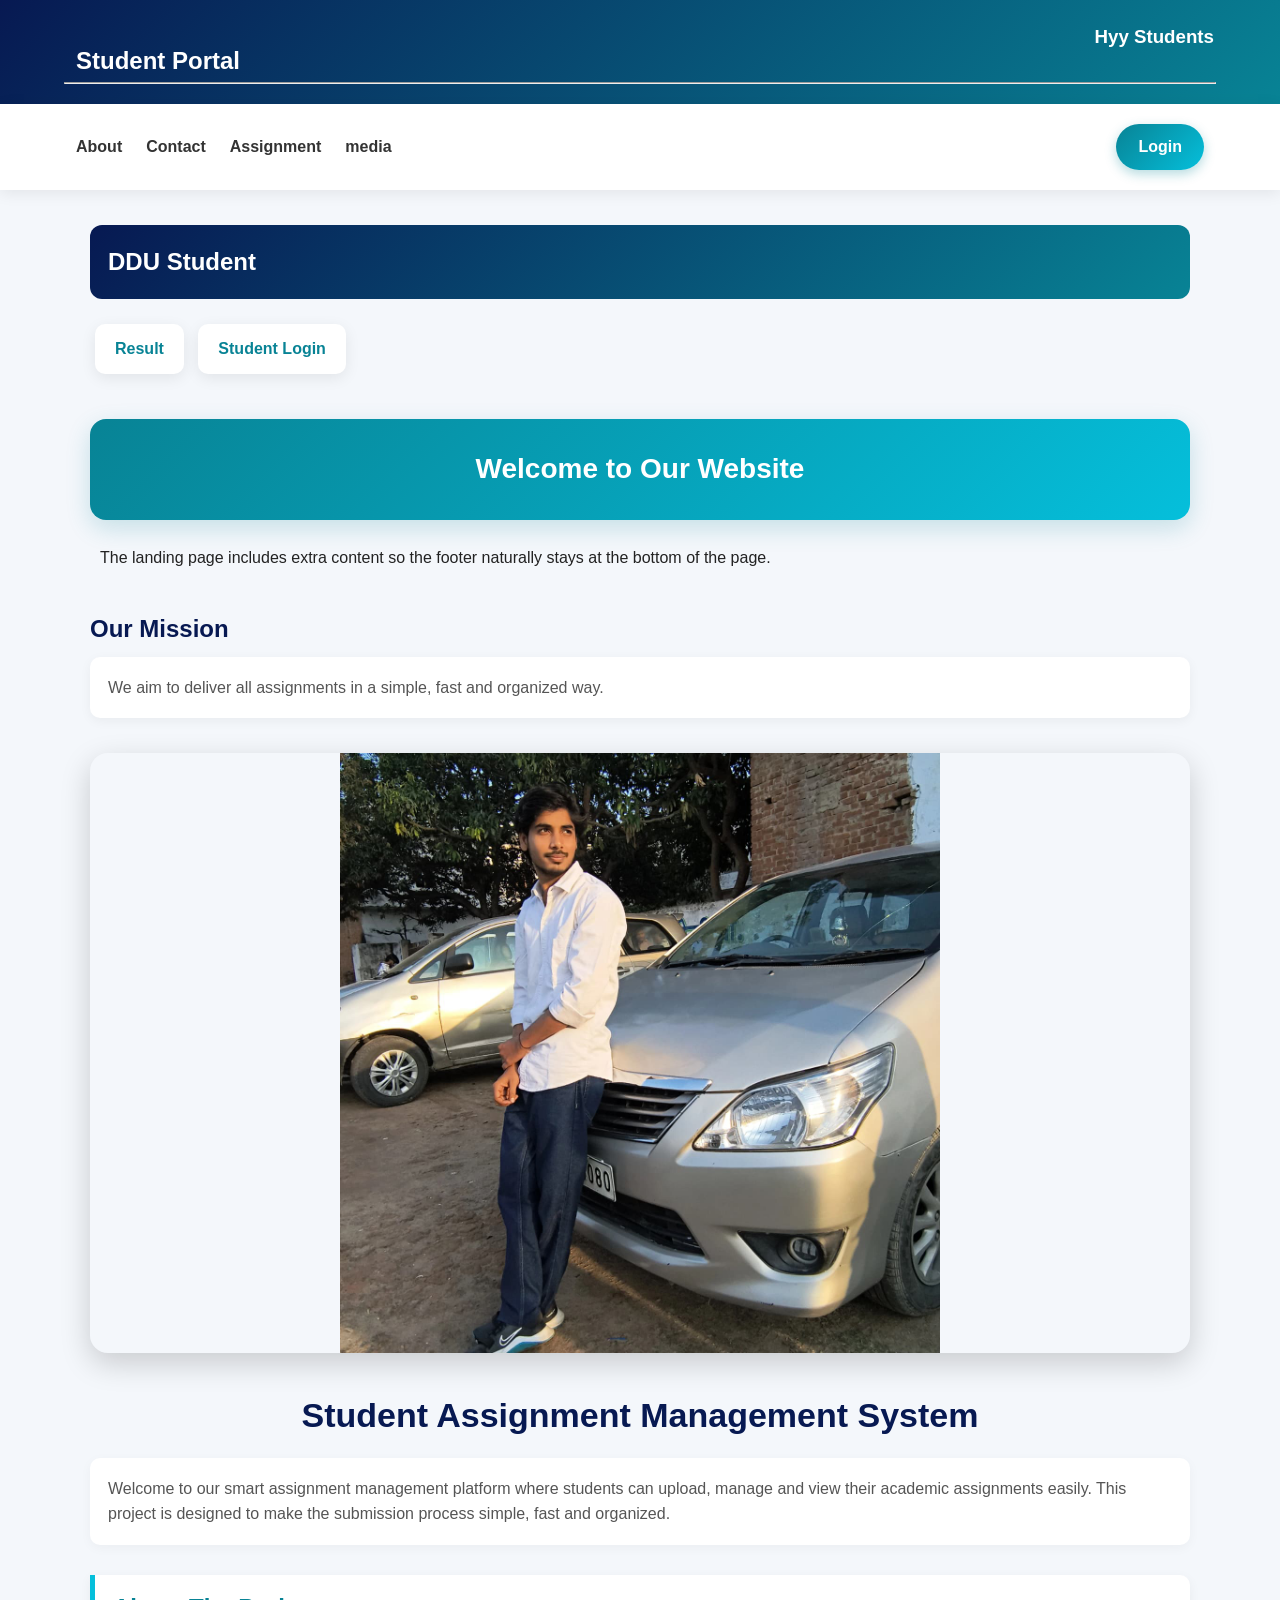
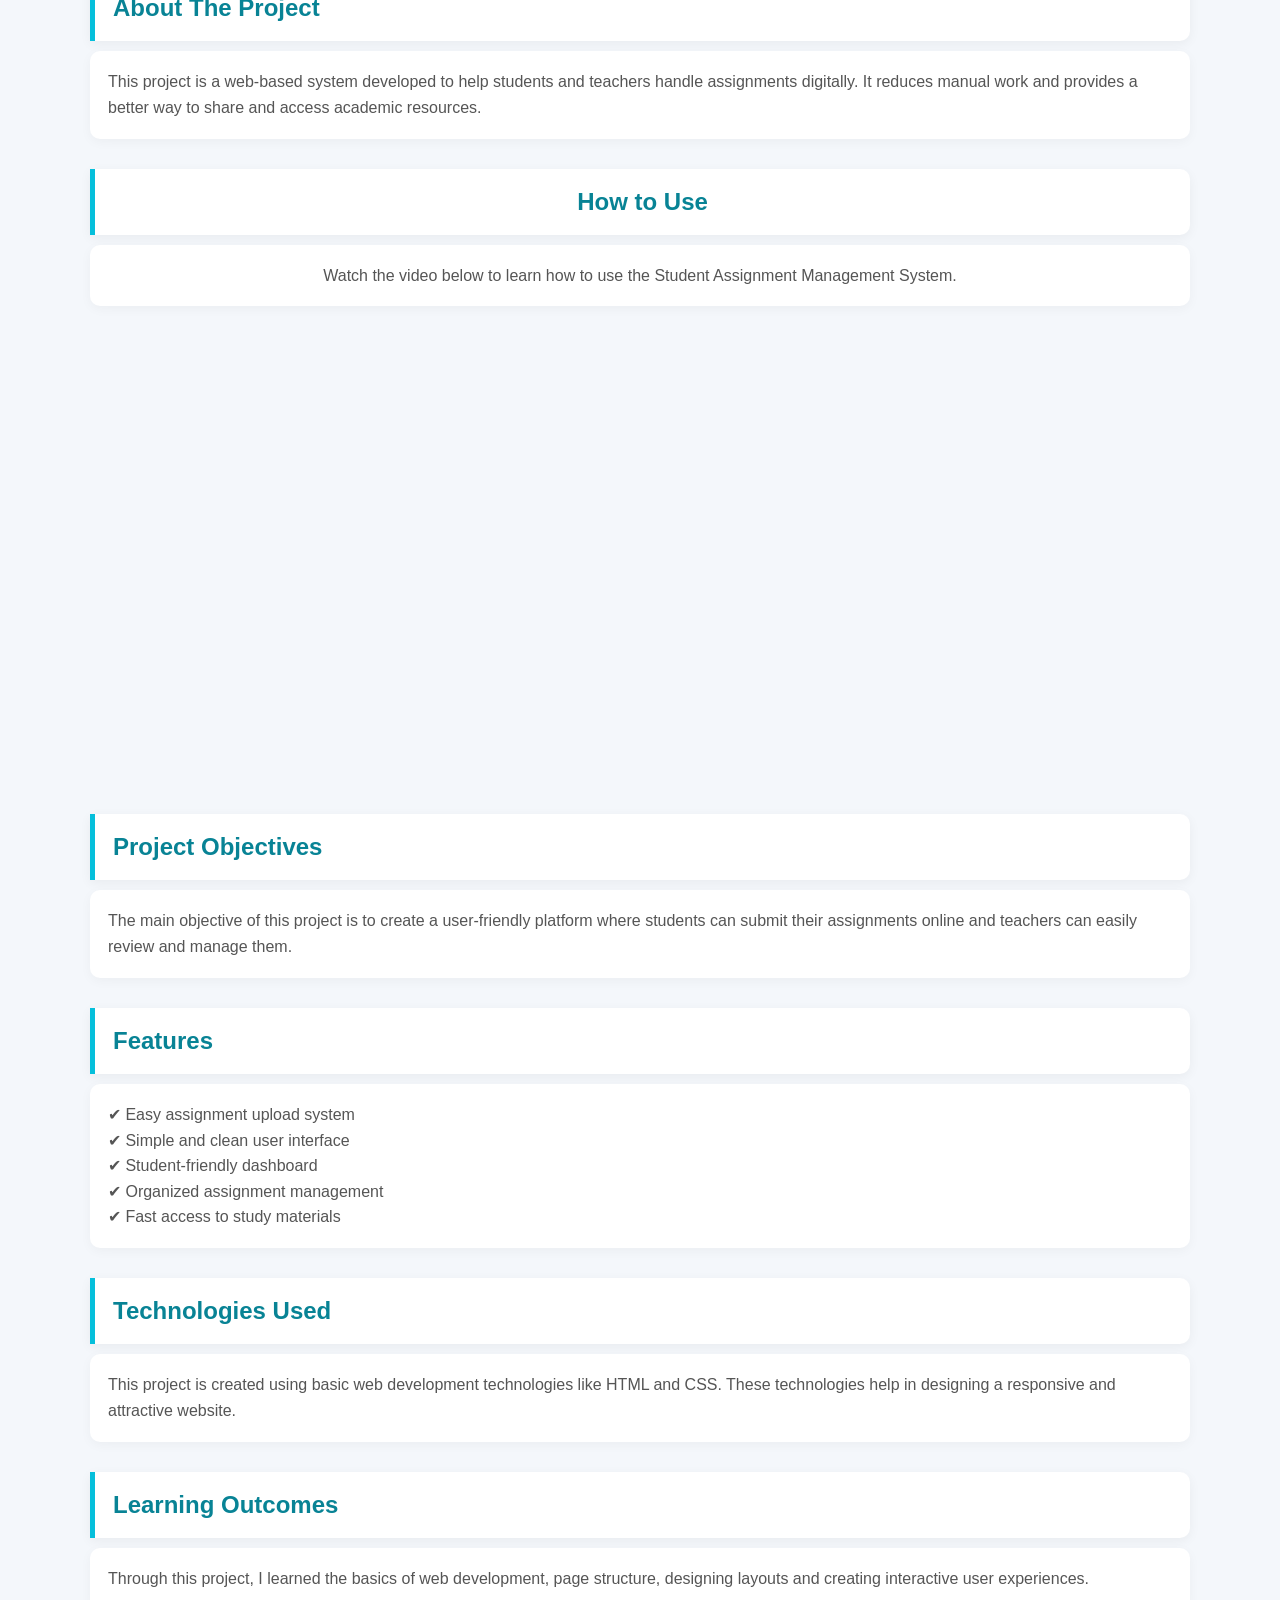
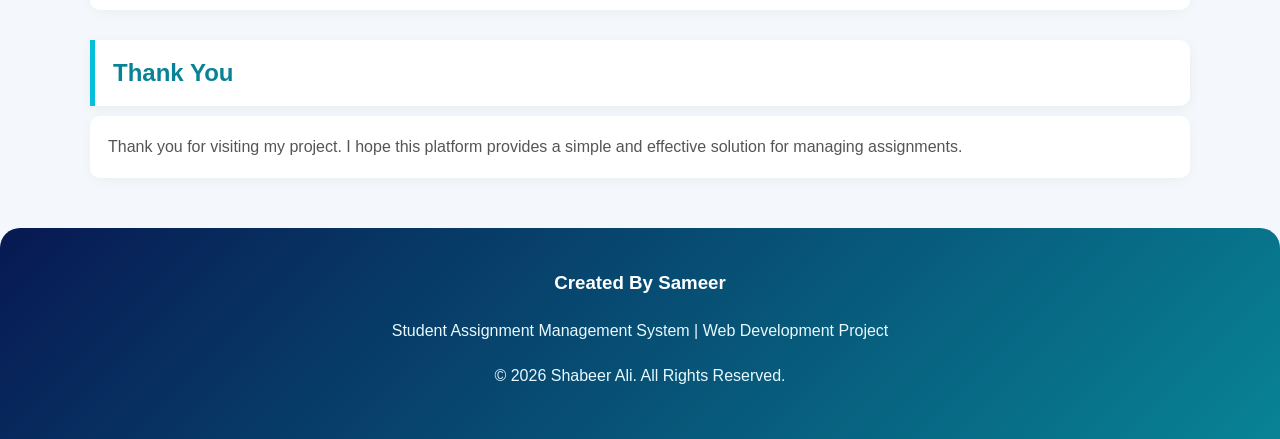
<file: index.html>
<!DOCTYPE html>
<html lang="en">

<head>
    <meta charset="UTF-8">
    <meta name="viewport" content="width=device-width, initial-scale=1.0">

    <title>Student Assignment Management System</title>

    <link rel="stylesheet" href="style.css">

    <style>
        .video-section {
            text-align: center;
            margin: 30px 0;
        }

        .video-container {
            width: 100%;
            max-width: 800px;
            margin: 20px auto;
        }

        .video-container iframe {
            width: 100%;
            height: 450px;
            border: 0;
            border-radius: 10px;
        }

        @media (max-width: 600px) {
            .video-container iframe {
                height: 250px;
            }
        }
    </style>

    <link rel="manifest" href="manifest.json">
</head>

<body class="home-page">

    <!-- ================= HEADER ================= -->

    <header class="header">

        <table width="100%">
            <tr>

                <td width="50%" valign="top">
                    <h2>Student Portal</h2>
                </td>

                <td width="50%" align="right" valign="top">
                    <h3>Hyy Students</h3>
                </td>

            </tr>
        </table>

        <hr>

    </header>


    <!-- ================= NAVIGATION ================= -->

    <nav class="navbar">

        <div class="nav-left">

            <a href="about.html">About</a>

            <a href="contct.html">Contact</a>

            <a href="login.html">Assignment</a>

            <a href="media.html">media</a>
            


        </div>

        <div class="nav-right">

            <a class="login-btn" href="login.html">Login</a>

        </div>

    </nav>


    <!-- ================= MOBILE MENU ICON ================= -->

   <!--<div class="humburger">

        <span></span>
        <span></span>
        <span></span>

    </div> --> 


    <!-- ================= STUDENT LINKS ================= -->

    <main>

        <section class="student-links">

            <h2>DDU Student</h2>

            <a href="https://result.ddugu.ac.in/result2023/searchresult_new.aspx"
                target="_blank">
                Result
            </a>

            <a href="https://erp.ddugu.ac.in/student_login.aspx"
                target="_blank">
                Student Login
            </a>

        </section>


        <!-- ================= WELCOME ================= -->

        <section class="welcome-section">

            <h2 class="al">
                Welcome to Our Website
            </h2>

            <p>
                The landing page includes extra content so the footer
                naturally stays at the bottom of the page.
            </p>

        </section>


        <!-- ================= MISSION ================= -->

        <section class="mission-section">

            <h3>Our Mission</h3>

            <p>
                We aim to deliver all assignments in a simple,
                fast and organized way.
            </p>

        </section>


        <!-- ================= IMAGE ================= -->

        <section class="hero-image">

            <img src="sam.jpg"
                alt="Student Assignment Management System">

        </section>


        <!-- ================= PROJECT INTRODUCTION ================= -->

        <section class="content-section">

            <h1>
                Student Assignment Management System
            </h1>

            <p>
                Welcome to our smart assignment management platform
                where students can upload, manage and view their
                academic assignments easily. This project is designed
                to make the submission process simple, fast and organized.
            </p>

        </section>


        <!-- ================= ABOUT PROJECT ================= -->

        <section class="content-section">

            <h2>About The Project</h2>

            <p>
                This project is a web-based system developed to help
                students and teachers handle assignments digitally.
                It reduces manual work and provides a better way to
                share and access academic resources.
            </p>

        </section>


        <!-- ================= HOW TO USE VIDEO ================= -->

        <section class="content-section video-section">

            <h2>How to Use</h2>

            <p>
                Watch the video below to learn how to use the
                Student Assignment Management System.
            </p>

            <div class="video-container">

                <iframe
                    src="https://www.youtube.com/embed/6Z1wUsMvoo8"
                    title="How to Use Student Assignment Management System"
                    frameborder="0"
                    allow="accelerometer; autoplay; clipboard-write; encrypted-media; gyroscope; picture-in-picture; web-share"
                    allowfullscreen>
                </iframe>

            </div>

        </section>


        <!-- ================= OBJECTIVES ================= -->

        <section class="content-section">

            <h2>Project Objectives</h2>

            <p>
                The main objective of this project is to create a
                user-friendly platform where students can submit
                their assignments online and teachers can easily
                review and manage them.
            </p>

        </section>


        <!-- ================= FEATURES ================= -->

        <section class="content-section">

            <h2>Features</h2>

            <p>
                ✔ Easy assignment upload system
                <br>
                ✔ Simple and clean user interface
                <br>
                ✔ Student-friendly dashboard
                <br>
                ✔ Organized assignment management
                <br>
                ✔ Fast access to study materials
            </p>

        </section>


        <!-- ================= TECHNOLOGIES ================= -->

        <section class="content-section">

            <h2>Technologies Used</h2>

            <p>
                This project is created using basic web development
                technologies like HTML and CSS. These technologies
                help in designing a responsive and attractive website.
            </p>

        </section>


        <!-- ================= LEARNING ================= -->

        <section class="content-section">

            <h2>Learning Outcomes</h2>

            <p>
                Through this project, I learned the basics of web
                development, page structure, designing layouts and
                creating interactive user experiences.
            </p>

        </section>


        <!-- ================= THANK YOU ================= -->

        <section class="content-section thank-you">

            <h2>Thank You</h2>

            <p>
                Thank you for visiting my project. I hope this platform
                provides a simple and effective solution for managing
                assignments.
            </p>

        </section>

    </main>


    <!-- ================= FOOTER ================= -->

    <footer>

        <h3>Created By Sameer</h3>

        <p>
            Student Assignment Management System |
            Web Development Project
        </p>

        <p>
            ©️ 2026 Shabeer Ali. All Rights Reserved.
        </p>

    </footer>



<script>
if ("serviceWorker" in navigator) {
  window.addEventListener("load", function () {
    navigator.serviceWorker.register("./service-worker.js")
      .then(function () { console.log("PWA Service Worker registered"); })
      .catch(function (error) { console.error("PWA registration failed:", error); });
  });
}
</script>
</body>

</html>
</file>
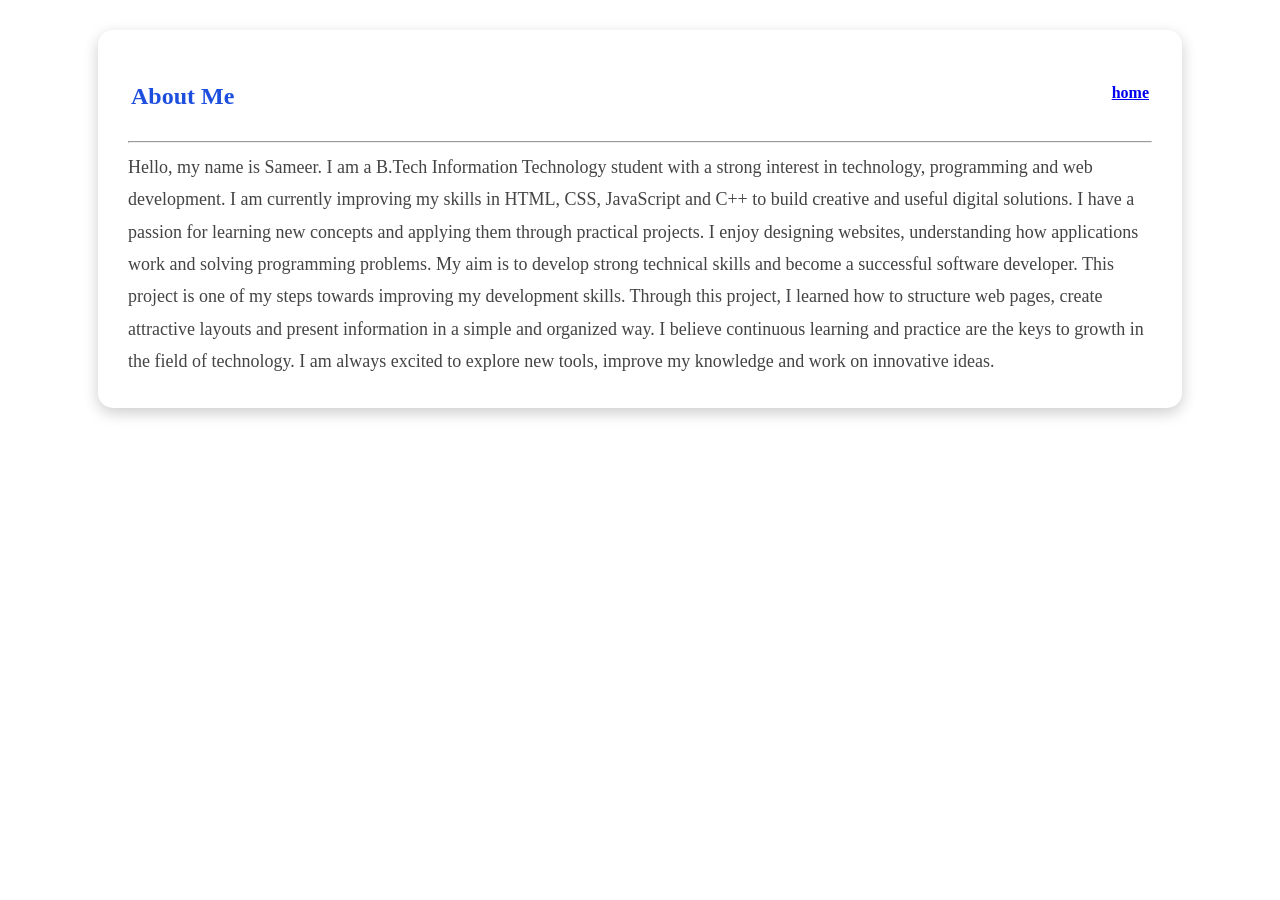
<file: about.html>
<!DOCTYPE html>
<html lang="en">
<head>
    <meta charset="UTF-8">
    <meta name="viewport" content="width=device-width, initial-scale=1.0">
    <title>about</title>
    <style>
       /* About Page */

.about-header{
    width:90%;
    margin:20px auto;
    display:flex;
    justify-content:space-between;
    align-items:center;
    background:white;
    padding:20px;
    border-radius:12px;
    box-shadow:0 5px 15px rgba(0,0,0,0.2);
}


.about-header a{
    text-decoration:none;
    background:#1e4ede;
    color:white;
    padding:10px 20px;
    border-radius:8px;
}


.about-content{
    width:80%;
    margin:30px auto;
    background:white;
    padding:30px;
    border-radius:15px;
    box-shadow:0 5px 15px rgba(0,0,0,0.2);
}


.about-content p{
    width:100%;
    margin:0;
    padding:0;
    box-shadow:none;
    background:none;
    font-size:18px;
    line-height:1.8;
    color:#444;
}


.about-content h2{
    color:#1e4ede;
}


/* mobile */
@media(max-width:700px){

    .about-header{
        width:90%;
    }

    .about-content{
        width:90%;
        padding:20px;
    }

    .about-content p{
        font-size:16px;
    }

}
    </style>
    <link rel="manifest" href="manifest.json">
</head>
<body class="about-content" >
    <table width="100%">
        <tr>
            <td width="50%"><h2>About Me</h2>

            </td>
            <td width="50%" align="right" valign="top"><h4><a href="index.html">home</a> </h1></td>
        </tr>



    </table>
    <hr>
    

<p>
Hello, my name is Sameer. I am a B.Tech Information Technology student with a
strong interest in technology, programming and web development. I am currently
improving my skills in HTML, CSS, JavaScript and C++ to build creative and
useful digital solutions.

I have a passion for learning new concepts and applying them through practical
projects. I enjoy designing websites, understanding how applications work and
solving programming problems. My aim is to develop strong technical skills and
become a successful software developer.

This project is one of my steps towards improving my development skills. Through
this project, I learned how to structure web pages, create attractive layouts and
present information in a simple and organized way.

I believe continuous learning and practice are the keys to growth in the field of
technology. I am always excited to explore new tools, improve my knowledge and
work on innovative ideas.
</p>
    

<script>
if ("serviceWorker" in navigator) {
  window.addEventListener("load", function () {
    navigator.serviceWorker.register("./service-worker.js")
      .then(function () { console.log("PWA Service Worker registered"); })
      .catch(function (error) { console.error("PWA registration failed:", error); });
  });
}
</script>
</body>
</html>
</file>
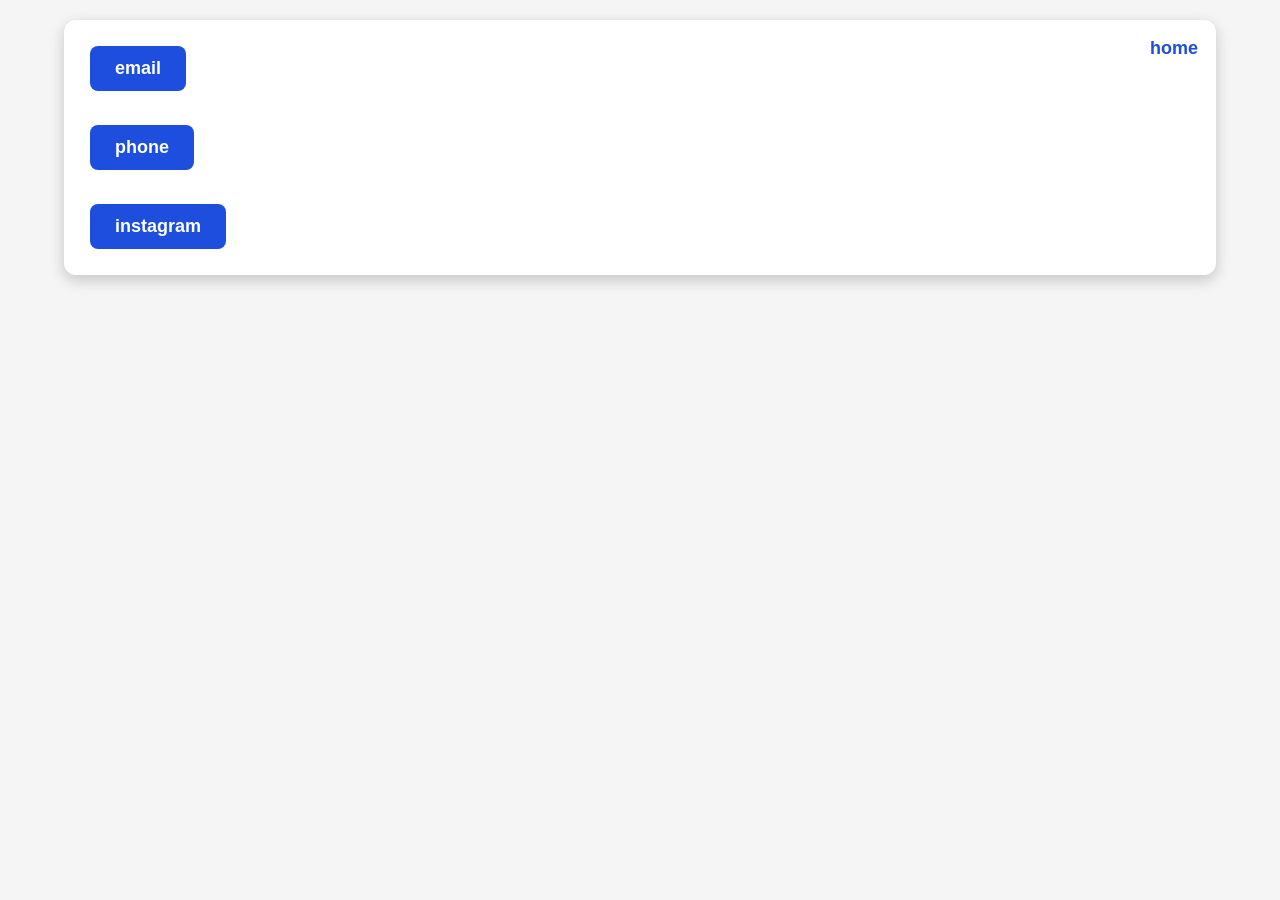
<file: contct.html>
<!DOCTYPE html>
<html lang="en">
<head>
    <meta charset="UTF-8">
    <meta name="viewport" content="width=device-width, initial-scale=1.0">
    <title>contact</title>
    <link rel="manifest" href="manifest.json">
</head>
<style>
/* About & Contact Common */

body{
    background:#f5f5f5;
    font-family: Arial, Helvetica, sans-serif;
    margin:0;
    padding:0;
}


/* Top Header Table */

table{
    width:90%;
    margin:20px auto;
    background:white;
    padding:15px;
    border-radius:12px;
    box-shadow:0 5px 15px rgba(0,0,0,0.2);
}


h2{
    color:#1e4ede;
}


h4 a,
td a{
    text-decoration:none;
    color:#1e4ede;
    font-weight:bold;
}


td a:hover{
    color:red;
}


/* About Paragraph */

p{
    width:80%;
    margin:30px auto;
    background:white;
    padding:25px;
    border-radius:12px;
    box-shadow:0 5px 15px rgba(0,0,0,0.15);
    font-size:18px;
    line-height:1.7;
    color:#444;
}


/* Contact Links */

body a{
    font-size:18px;
}


td a[href^="mailto"],
td a[href^="tel"],
td a[href*="instagram"]{

    display:inline-block;
    background:#1e4ede;
    color:white;
    padding:12px 25px;
    border-radius:8px;
    margin:8px;
}


td a[href^="mailto"]:hover,
td a[href^="tel"]:hover,
td a[href*="instagram"]:hover{

    background:#183eca;
}


/* Mobile */

@media(max-width:700px){

    table{
        width:95%;
    }

    p{
        width:90%;
        font-size:16px;
    }

}
body a{
    font-size:18px;
}


td a[href^="mailto"],
td a[href^="tel"],
td a[href*="instagram"]{

    display:inline-block;
    background:#1e4ede;
    color:white;
    padding:12px 25px;
    border-radius:8px;
    margin:8px;
}


td a[href^="mailto"]:hover,
td a[href^="tel"]:hover,
td a[href*="instagram"]:hover{

    background:#183eca;
}


/* Mobile */

@media(max-width:700px){

    table{
        width:95%;
    }

    p{
        width:90%;
        font-size:16px;
    }

}



</style>
<body>
    <table width="100%" >
        <tr>
            <td width="50%">
                <a href="mailto:552560sameer@gmail.com">email</a> <br><br>
    <a href="tel:7897899697">phone </a> <br><br>
    <a href="https://www.instagram.com/552560sameer?igsh=MTlxenB1dTQzOXpjOQ==">instagram</a>
    </td>
    <td width="50%" align="right" valign="top">
        <a href="index.html">home</a>
    </td>
    
     </tr>
    </table>
    
    

<script>
if ("serviceWorker" in navigator) {
  window.addEventListener("load", function () {
    navigator.serviceWorker.register("./service-worker.js")
      .then(function () { console.log("PWA Service Worker registered"); })
      .catch(function (error) { console.error("PWA registration failed:", error); });
  });
}
</script>
</body>
</html>
</file>
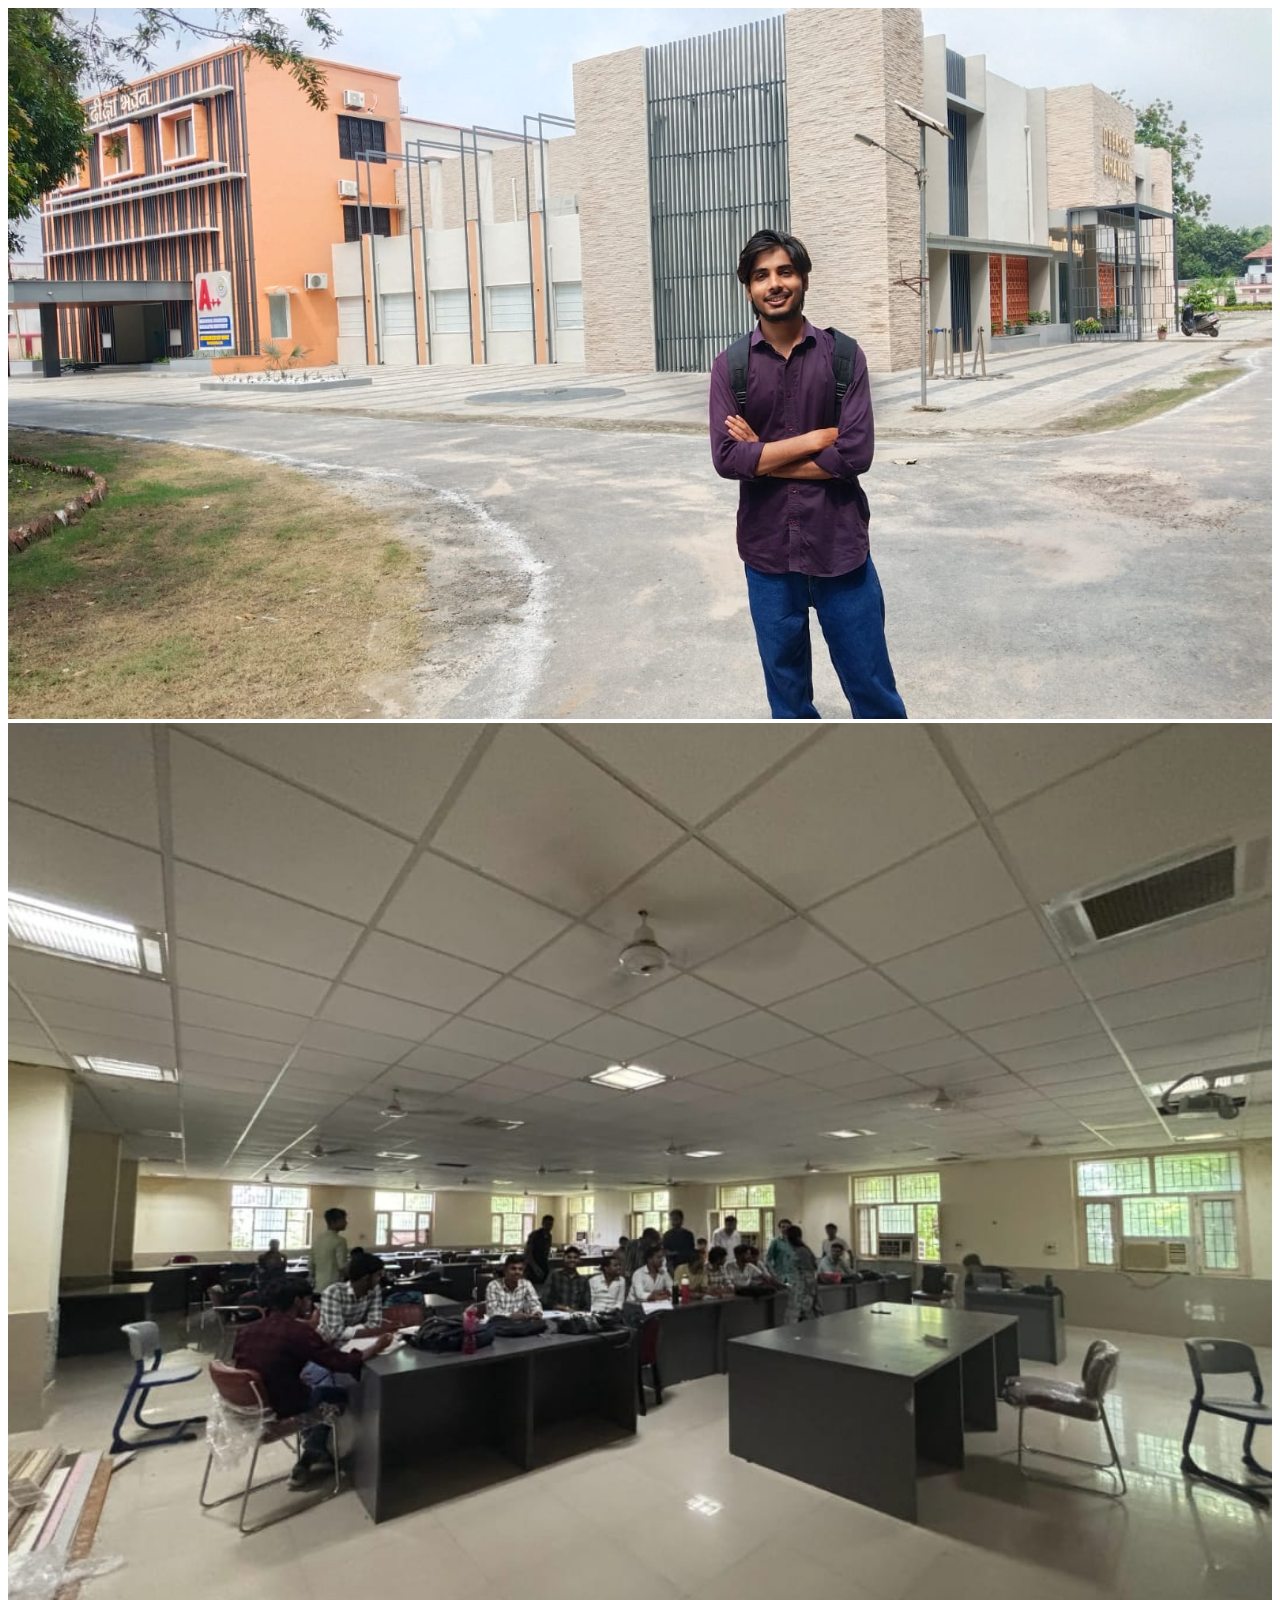
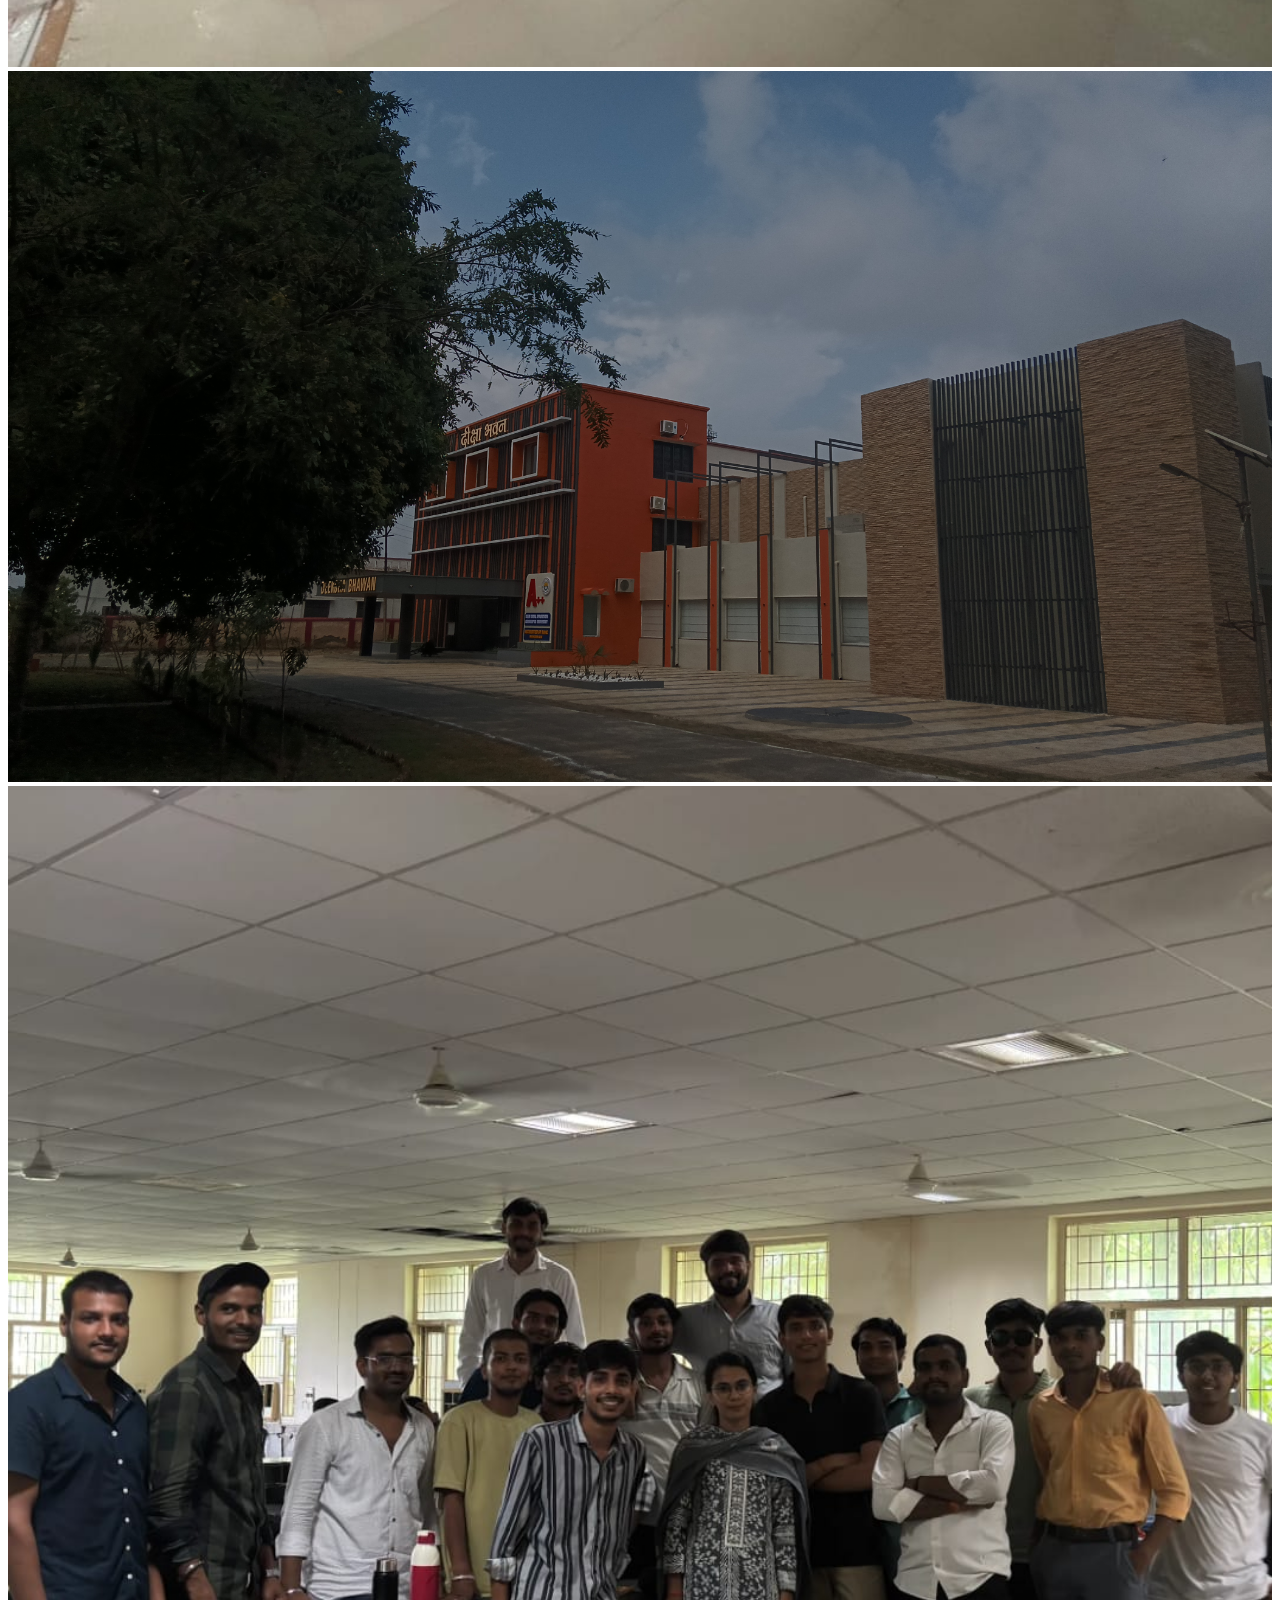
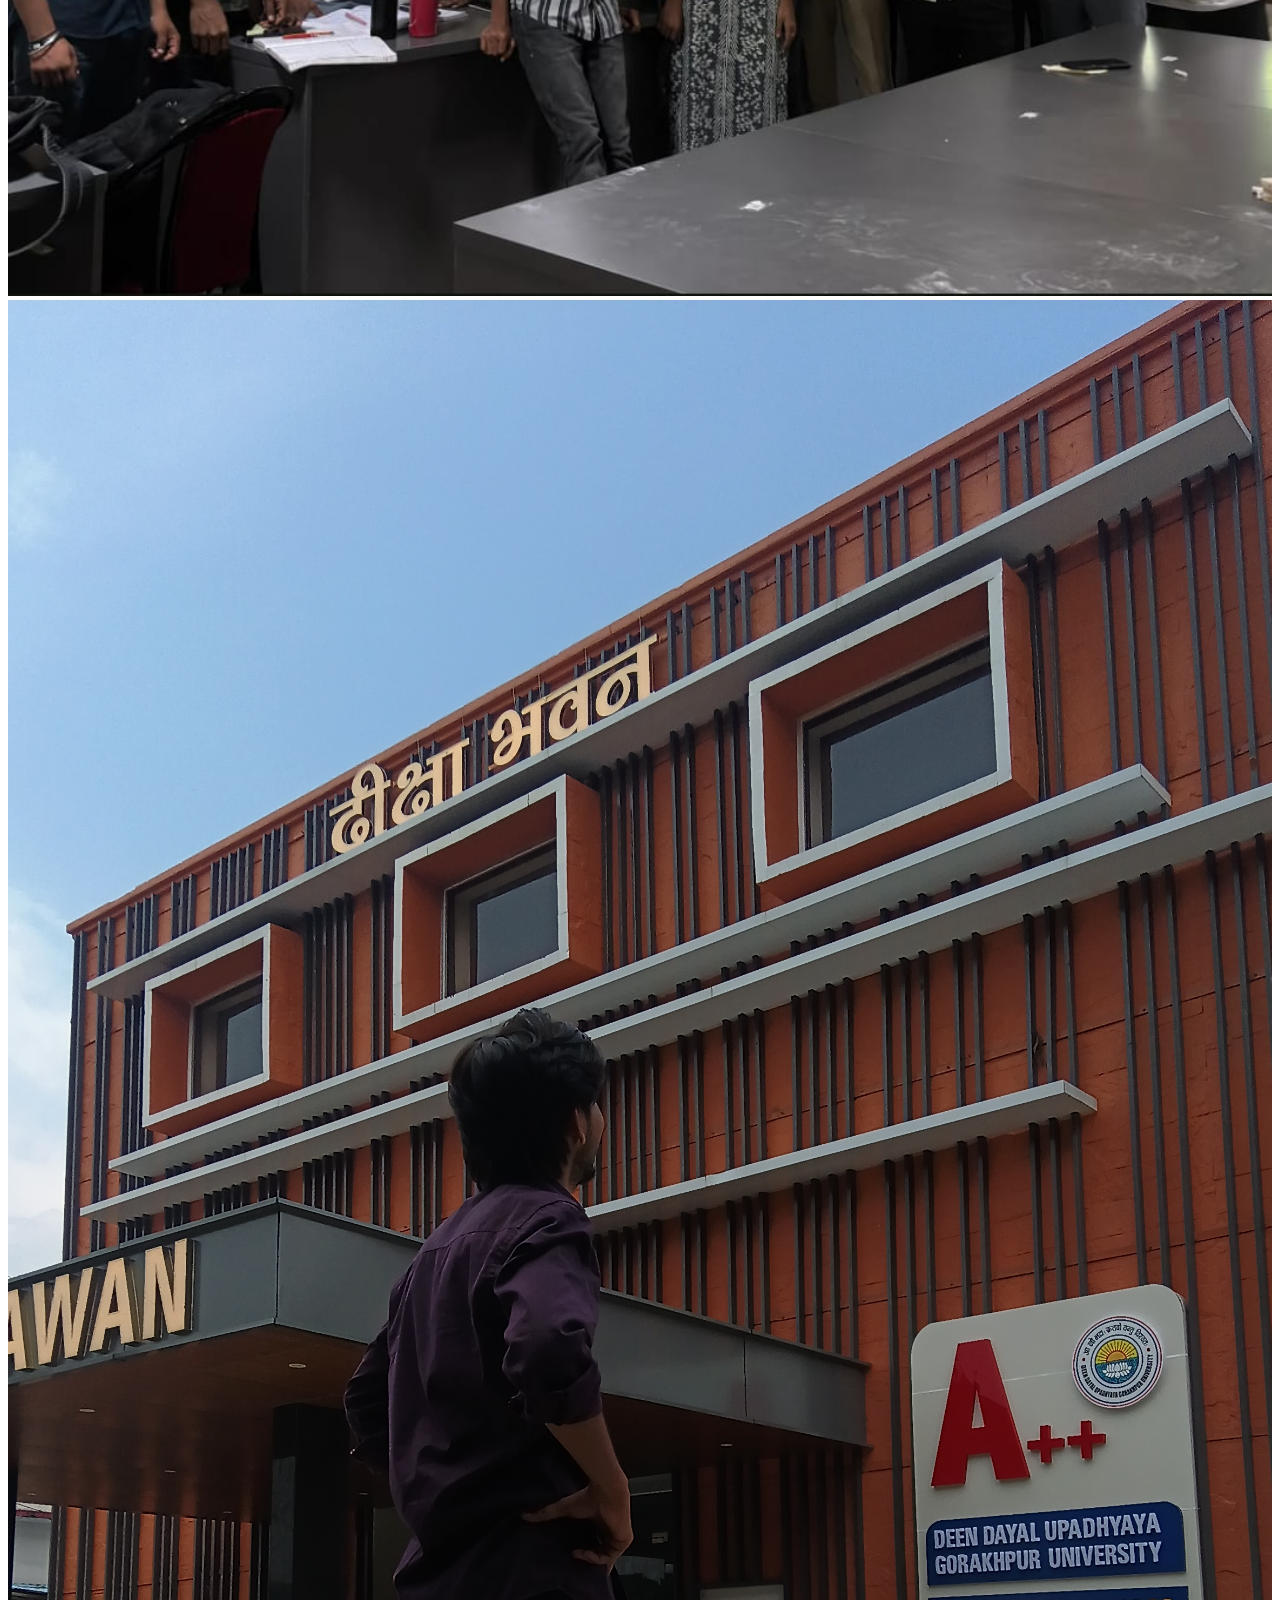
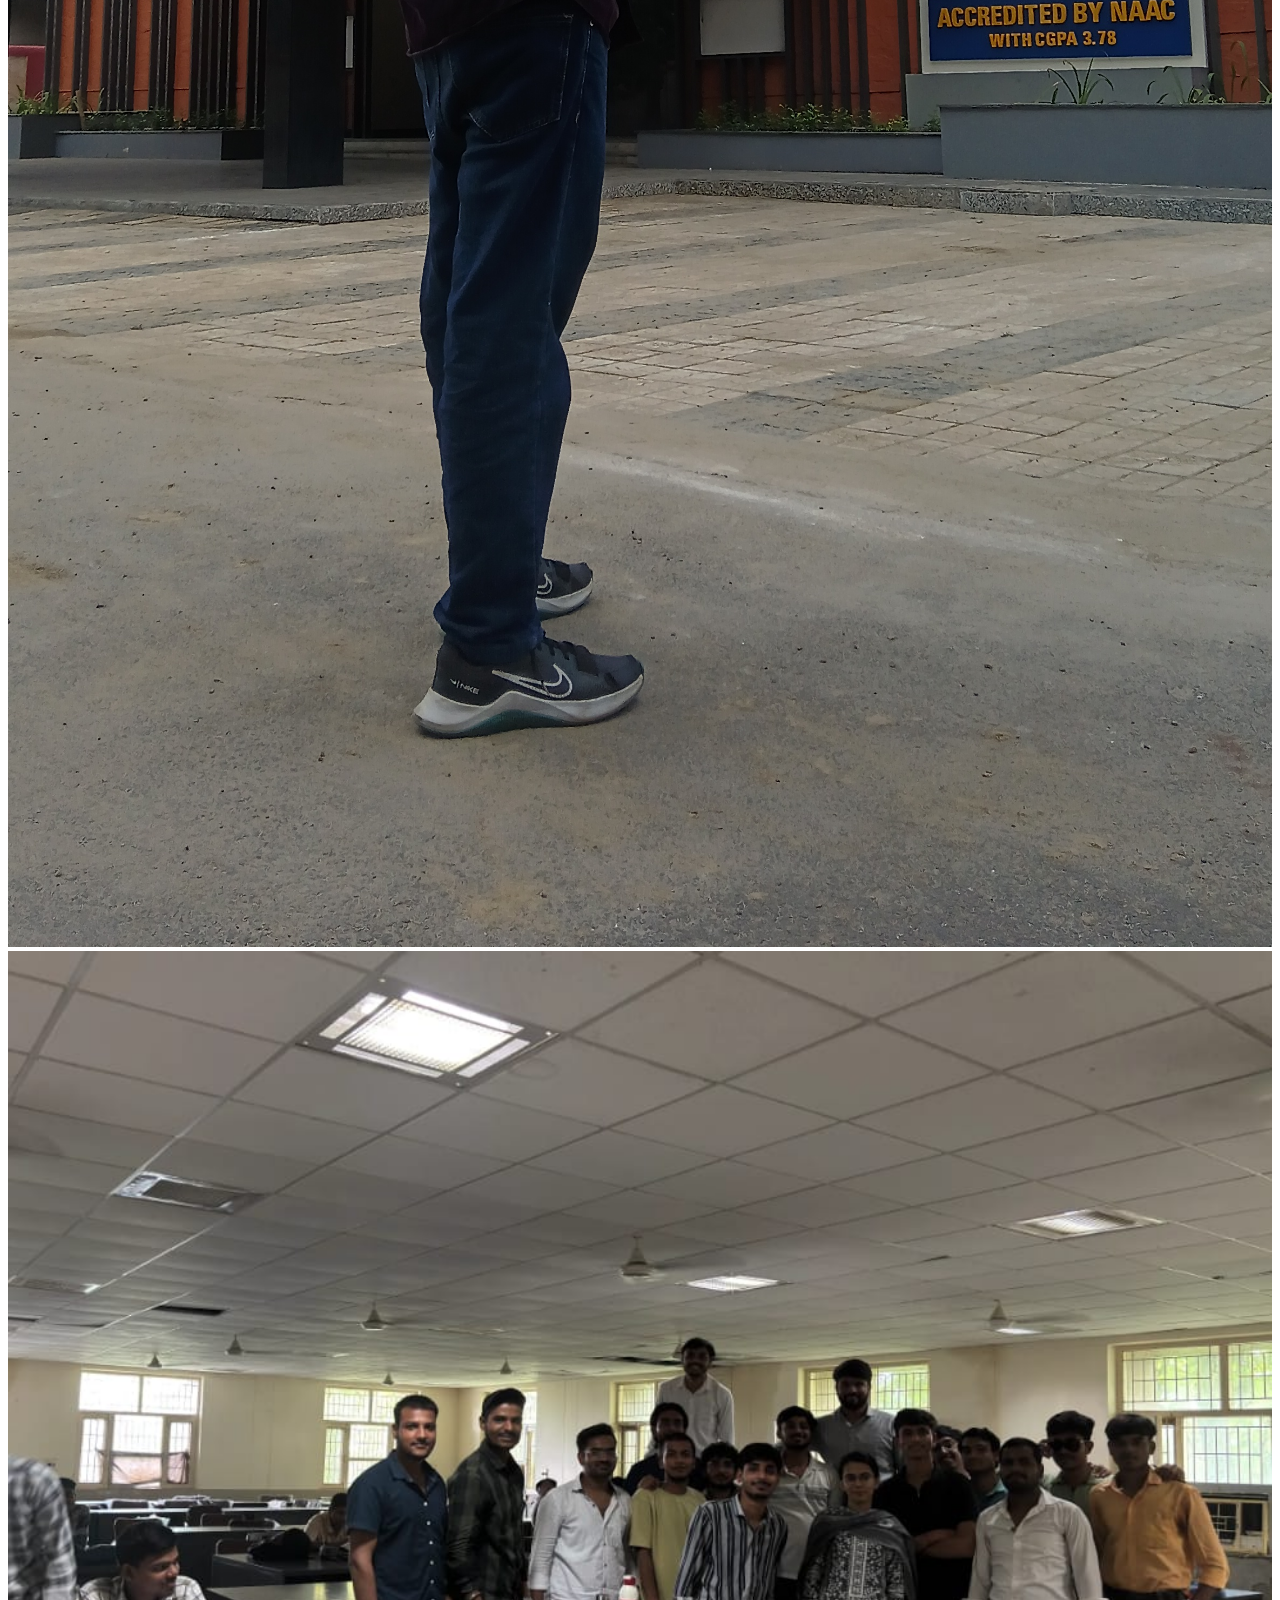
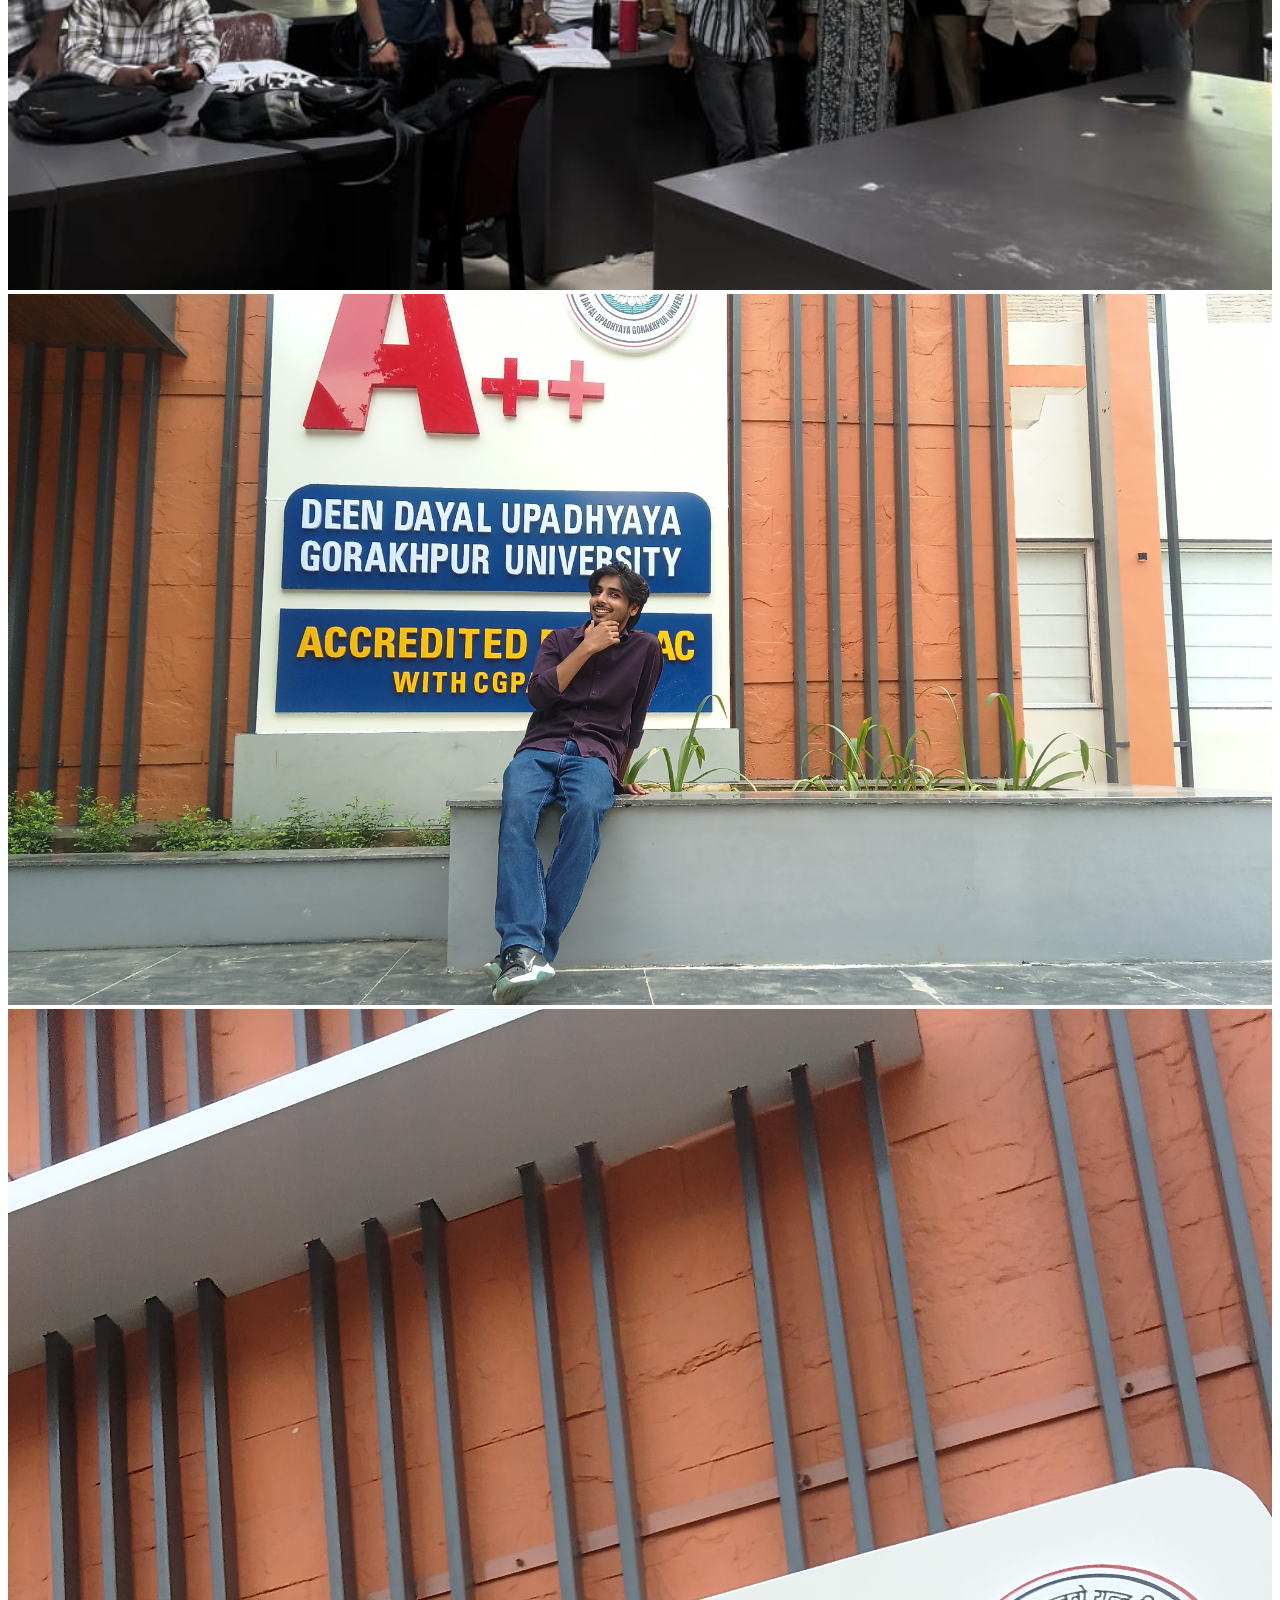
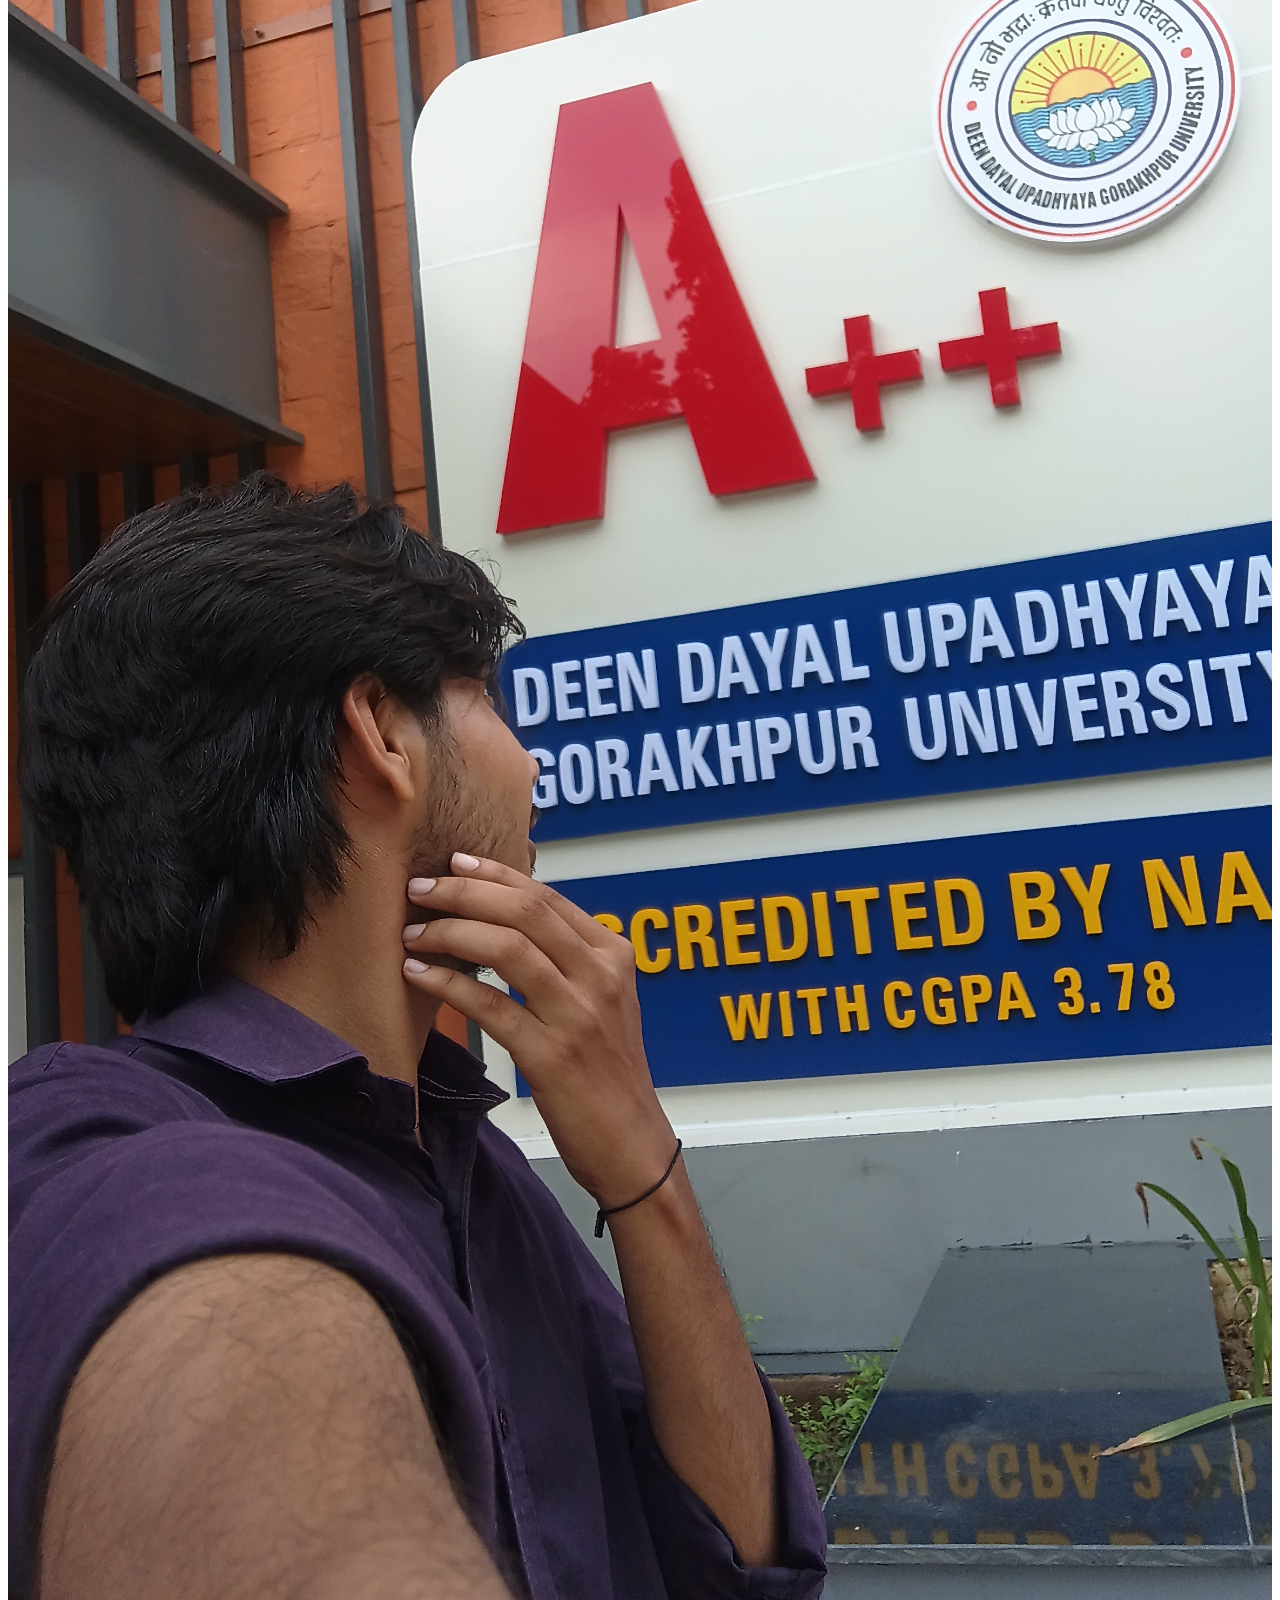
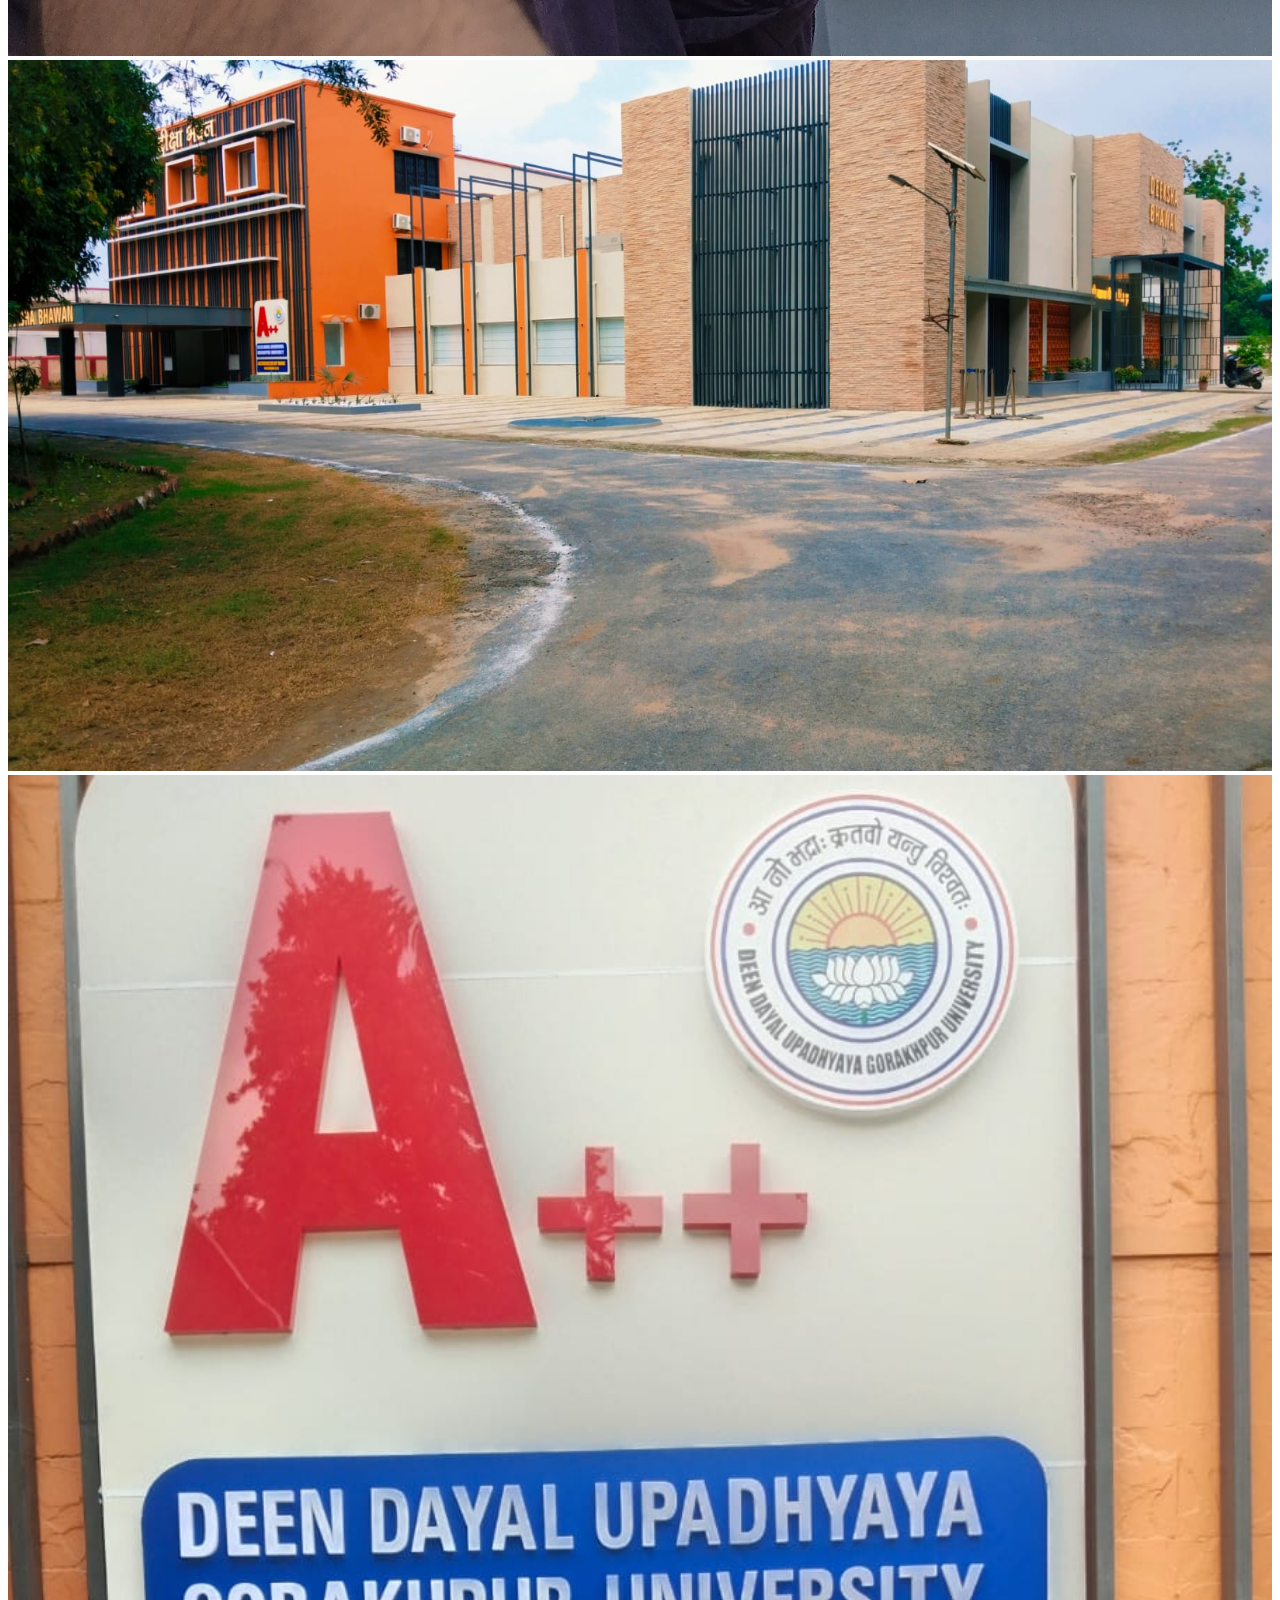
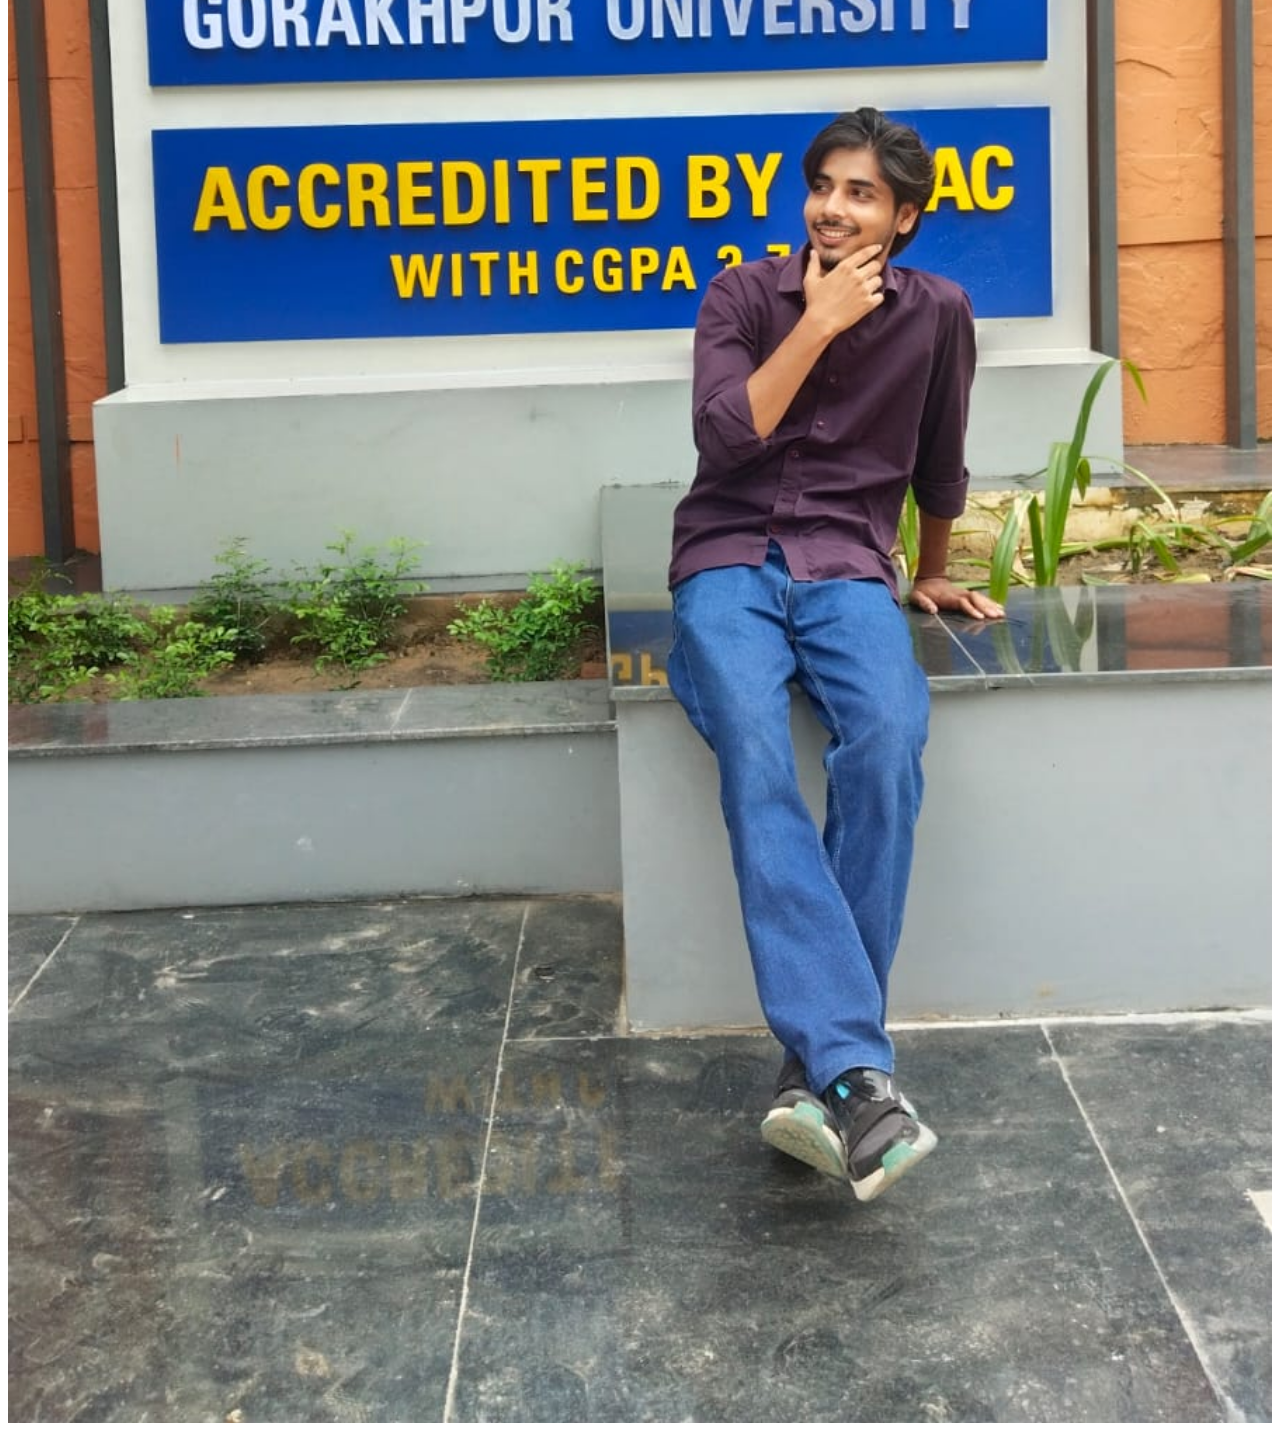
<file: media.html>
<!DOCTYPE html>
<html lang="en">
<head>
    <meta charset="UTF-8">
    <meta name="viewport" content="width=device-width, initial-scale=1.0">
    <title>media</title>
</head>
<body>
    <img src="d1.jpeg" width="100%" >
    <img src="m4.jpeg" width="100%" >
    <img src="d2.jpeg" width="100%" >
    <img src="m2.jpeg" width="100%" >
    <img src="d3.jpeg" width="100%" >
    <img src="m5.jpeg" width="100%">
    <img src="d4.jpeg" width="100%" >
    <img src="d5.jpeg" width="100%" >
    <img src="d6.jpeg" width="100%" >
    <img src="d7.jpeg" width="100%" >
    

</body>
</html>
</file>
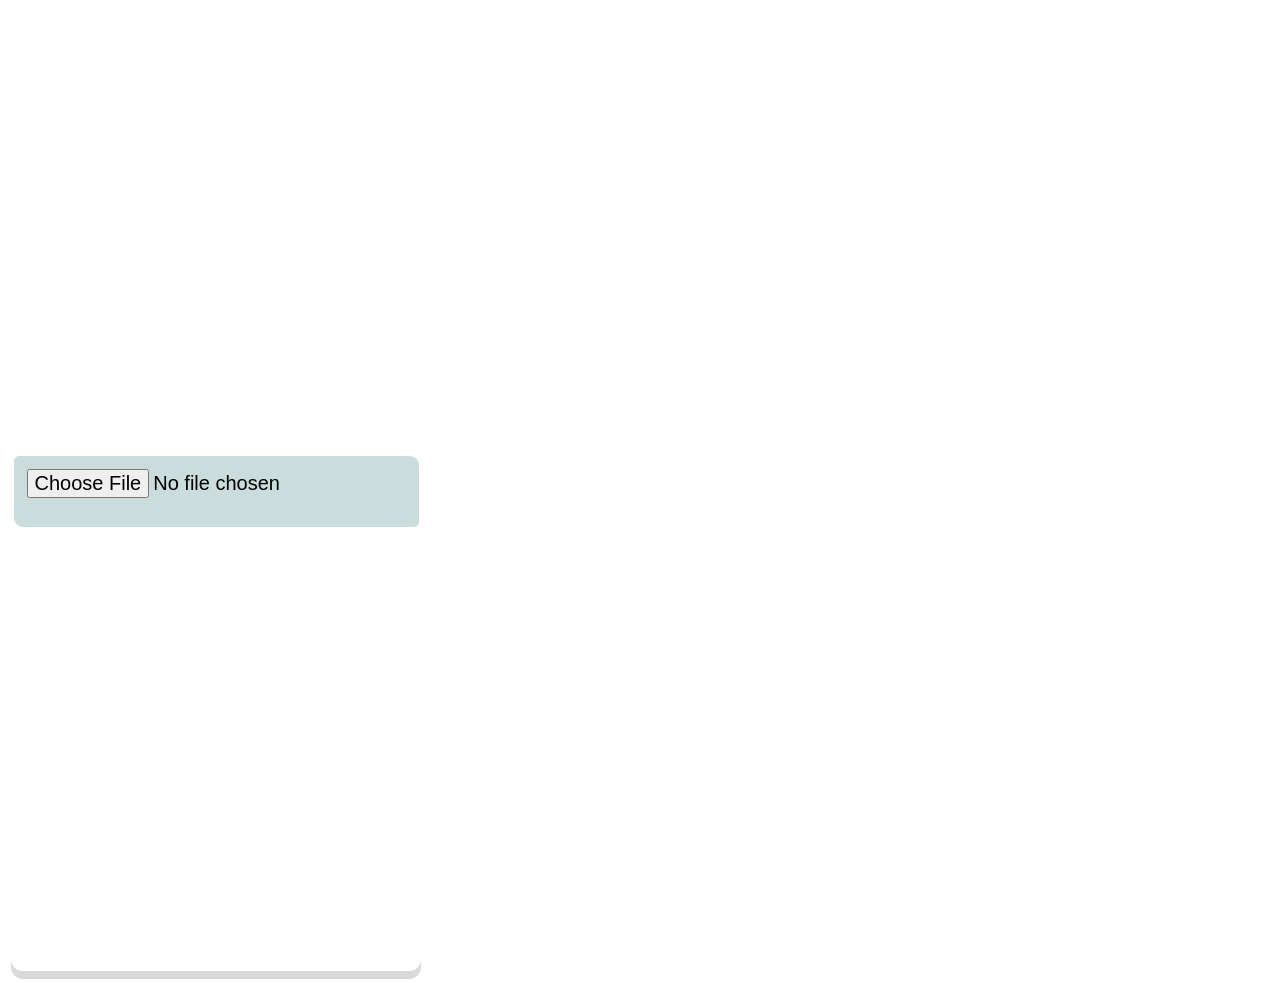
<file: upload.html>
<!DOCTYPE html>
<html lang="en">
<head>
    <meta charset="UTF-8">
    <meta name="viewport" content="width=device-width, initial-scale=1.0">
    <title>Document</title>
    <link rel="manifest" href="manifest.json">
</head>
<style>
    * {
            margin: 3px              ;
            padding: 5px;
            font-family: Arial, Helvetica, sans-serif;
            font-size: 20px;
            align-items: start;
            
        }
    body {
            background: none;
            height: 100vh;
            display: flex;
            justify-content: center;
            align-items: center;
            border-radius: 7x;
        }

        .container {
            background: white;
            width: 350px;
            padding: 30px;
            border-radius: 5px 7px;
            border-radius: 12px;
            box-shadow: 0 8px rgba(0.5, 0.23, 0, 0.15);

            text-align: center;}
        .sr{

            border: chocolate;
            background-color: rgb(202, 220, 220);
            border-radius: 5px 9px;
            padding: 5px;
            align-self: center;
        }
        .home-link {
            position: absolute;
            top: 20px;
            left: 20px;
            font-size: 20px;
            text-decoration: none;
            font-weight: bold;
        }
</style>
<body class="container" >
    <div class="sr" class="home-link" >
    
        <input type="file" id="fileinput">
        <pre id="output"></pre>
    </div>
    

<script>
if ("serviceWorker" in navigator) {
  window.addEventListener("load", function () {
    navigator.serviceWorker.register("./service-worker.js")
      .then(function () { console.log("PWA Service Worker registered"); })
      .catch(function (error) { console.error("PWA registration failed:", error); });
  });
}
</script>
</body>
</html>
</file>
<file: style.css>
* {
  margin: 0;
  padding: 0;
  box-sizing: border-box;
  }

body {
font-family: Arial, Helvetica, sans-serif;
background-color: #f5f5f5;
color: black;
line-height: 1.6;
}

/* =========================================
COMMON / ORIGINAL CSS
========================================= */

a {
text-decoration: none;
color: blue;
margin: 10px;
font-weight: bold;
}

a:hover {
color: red;
}

p {
padding: 10px;
}

img {
max-width: 100%;
height: auto;
}

/* Header */

.header {
background-color: #000;
color: white;
padding: 15px;
}

.header b,
.header h3 {
color: white;
}

/* Welcome */

.al {
background-color: aqua;
padding: 20px;
text-align: center;
margin: 15px 0;
border-radius: 10px;
}

/* Headings */

h1 {
text-align: center;
margin: 20px 0;
}

h2 {
margin-top: 20px;
padding-left: 10px;
}

/* Footer */

footer {
background-color: black;
color: white;
text-align: center;
padding: 20px;
margin-top: 20px;
}

/* Login */

.login-btn {
background-color: rgb(181, 213, 82);
color: white;
padding: 8px 15px;
text-decoration: none;
border-radius: 5px 8px;
}

.login-btn:hover {
background-color: rgb(60, 216, 136);
}

/* Logo */

.logo {
width: 50px;
height: 50px;
border-radius: 50%;
object-fit: cover;
}

/* Hamburger */

.humburger {
display: none;
flex-direction: column;
cursor: pointer;
gap: 5px;
}

.humburger span {
width: 25px;
height: 3px;
background: black;
}

/* Mobile */

@media (max-width: 700px) {


.humburger {
    display: flex;
}


}

/* =========================================
FIREBASE AUTHENTICATION
========================================= */

.auth-page {
min-height: 100vh;
display: flex;
justify-content: center;
align-items: center;
background: #f3f6fb;
}

.auth-card {
width: min(420px, 92%);
background: #fff;
padding: 30px;
border-radius: 16px;
box-shadow: 0 10px 30px rgba(0, 0, 0, .12);
}

.auth-card h2 {
margin: 0 0 6px;
padding: 0;
text-align: center;
}

.auth-card .muted {
text-align: center;
margin: 0 0 20px;
}

.auth-card label,
.admin-panel label {
display: block;
float: none;
margin: 12px 0 6px;
}

.auth-card input,
.admin-panel input,
.admin-panel textarea {
width: 100%;
padding: 11px;
border: 1px solid #ccc;
border-radius: 8px;
font-size: 16px;
}

.primary-btn,
.google-btn,
.small-btn,
.danger-btn {
display: inline-block;
border: 0;
border-radius: 8px;
padding: 10px 16px;
cursor: pointer;
font-weight: bold;
margin: 8px 4px 8px 0;
text-decoration: none;
}

.primary-btn {
background: #4d8fe5;
color: white;
}

.google-btn {
background: #fff;
border: 1px solid #aaa;
color: #222;
width: 100%;
}

.auth-card .primary-btn {
width: 100%;
}

.auth-link {
display: block;
text-align: center;
margin: 10px;
}

.message {
min-height: 24px;
margin: 12px 0;
font-weight: bold;
}

.error {
color: #c62828;
}

.success {
color: #16833b;
}

/* =========================================
DASHBOARD / ADMIN
========================================= */

.topbar {
background: #111;
color: #fff;
padding: 15px 5%;
display: flex;
justify-content: space-between;
align-items: center;
gap: 15px;
}

.topbar h2 {
margin: 0;
padding: 0;
}

.page {
width: min(1100px, 92%);
margin: 30px auto;
}

.assignment-grid {
display: grid;
grid-template-columns: repeat(auto-fit, minmax(260px, 1fr));
gap: 18px;
}

.assignment-card,
.admin-panel {
background: #fff;
padding: 20px;
border-radius: 14px;
box-shadow: 0 5px 20px rgba(0, 0, 0, .08);
}

.assignment-card h3 {
margin-top: 0;
}

.inline {
color: white !important;
margin: 5px 5px 5px 0;
}

.small-btn {
background: #fff;
color: #111;
}

.danger-btn {
background: #d32f2f;
color: #fff;
}

.muted {
color: #666;
}

.home-link {
position: fixed;
top: 18px;
left: 20px;
font-weight: bold;
z-index: 10;
}

/* =========================================
HOMEPAGE ONLY
========================================= */

.home-page {
background: #f4f7fb;
color: #222;
}

/* ---------- HEADER ---------- */

.home-page .header {
background: linear-gradient(135deg, #071952, #088395);
padding: 20px 5%;
color: white;
box-shadow: 0 4px 15px rgba(0, 0, 0, .15);
}

.home-page .header h2,
.home-page .header h3,
.home-page .header b {
color: white;
}

/* ---------- NAVBAR ---------- */

.home-page .navbar {
background: white;
display: flex;
justify-content: space-between;
align-items: center;
padding: 15px 5%;
box-shadow: 0 3px 15px rgba(0, 0, 0, .08);
}

.home-page .nav-left,
.home-page .nav-right {
display: flex;
align-items: center;
}

.home-page .navbar a {
color: #333;
margin: 5px 12px;
transition: .3s ease;
}

.home-page .navbar a:hover {
color: #088395;
}

/* ---------- LOGIN BUTTON ---------- */

.home-page .login-btn {
background: linear-gradient(135deg, #088395, #05bfdb) !important;
color: white !important;
padding: 10px 22px !important;
border-radius: 25px !important;
box-shadow: 0 4px 12px rgba(8, 131, 149, .3);
transition: .3s ease;
}

.home-page .login-btn:hover {
background: #071952 !important;
color: white !important;
transform: translateY(-2px);
}

/* ---------- HAMBURGER ---------- */

.home-page .humburger {
background: white;
padding: 10px;
width: 45px;
margin: 15px;
border-radius: 8px;
box-shadow: 0 3px 10px rgba(0, 0, 0, .1);
}

.home-page .humburger span {
background: #088395;
border-radius: 5px;
}

/* ---------- MAIN ---------- */

.home-page main {
width: 100%;
}

/* ---------- STUDENT LINKS ---------- */

.home-page .student-links {
width: 90%;
max-width: 1100px;
margin: 35px auto;
}

.home-page .student-links h2 {
background: linear-gradient(135deg, #071952, #088395);
color: white;
padding: 18px;
border-radius: 12px;
margin-bottom: 15px;
}

.home-page .student-links a {
display: inline-block;
background: white;
color: #088395;
padding: 12px 20px;
margin: 10px 5px;
border-radius: 10px;
box-shadow: 0 4px 15px rgba(0, 0, 0, .08);
transition: .3s ease;
}

.home-page .student-links a:hover {
background: #088395;
color: white;
transform: translateY(-3px);
}

/* ---------- WELCOME ---------- */

.home-page .welcome-section,
.home-page .mission-section,
.home-page .content-section {
width: 90%;
max-width: 1100px;
margin: 30px auto;
}

.home-page .al {
background: linear-gradient(135deg, #088395, #05bfdb);
color: white;
padding: 28px;
text-align: center;
border-radius: 16px;
box-shadow: 0 8px 25px rgba(8, 131, 149, .2);
font-size: 28px;
}

/* ---------- MISSION ---------- */

.home-page .mission-section h3 {
color: #071952;
font-size: 24px;
margin-bottom: 8px;
}

.home-page .mission-section p {
background: white;
color: #555;
padding: 18px;
border-radius: 10px;
box-shadow: 0 3px 12px rgba(0, 0, 0, .05);
}

/* ---------- CONTENT ---------- */

.home-page .content-section h1 {
color: #071952;
font-size: 34px;
margin-bottom: 15px;
}

.home-page .content-section h2 {
color: #088395;
background: white;
padding: 14px 18px;
border-left: 5px solid #05bfdb;
border-radius: 0 10px 10px 0;
box-shadow: 0 3px 12px rgba(0, 0, 0, .05);
margin-bottom: 10px;
}

.home-page .content-section p {
background: white;
color: #555;
padding: 18px;
border-radius: 10px;
box-shadow: 0 3px 12px rgba(0, 0, 0, .04);
}

/* =========================================
HOMEPAGE IMAGE
IMPORTANT:
object-fit: contain
keeps the full photo visible
========================================= */

.home-page .hero-image {
width: 100%;
margin: 35px 0;
}

.home-page .hero-image img {
display: block;
width: 90%;
max-width: 1100px;
height: auto;
max-height: 600px;
object-fit: contain;
margin: 0 auto;
border-radius: 18px;
box-shadow: 0 10px 30px rgba(0, 0, 0, .18);
}

/* ---------- FOOTER ---------- */

.home-page footer {
background: linear-gradient(135deg, #071952, #088395);
margin-top: 50px;
padding: 40px 20px;
border-radius: 20px 20px 0 0;
text-align: center;
}

.home-page footer h3 {
color: white;
margin-bottom: 10px;
}

.home-page footer p {
background: transparent;
color: #e8f9ff;
box-shadow: none;
}

/* =========================================
HOMEPAGE MOBILE
========================================= */

@media (max-width: 700px) {

```
.home-page .navbar {
    flex-direction: column;
    gap: 10px;
}

.home-page .nav-left,
.home-page .nav-right {
    justify-content: center;
    flex-wrap: wrap;
}

.home-page .al {
    font-size: 22px;
    padding: 20px 12px;
}

.home-page .content-section h1 {
    font-size: 26px;
}

.home-page .content-section h2 {
    font-size: 21px;
}

.home-page .hero-image img {
    width: 94%;
    height: auto;
    max-height: none;
}

.home-page .student-links a {
    display: block;
    text-align: center;
    width: 90%;
    margin: 10px auto;
}

.home-page footer {
    border-radius: 15px 15px 0 0;
}
```

}

/* =========================================
VERY SMALL MOBILE
========================================= */

@media (max-width: 450px) {

```
.home-page .header {
    padding: 15px;
}

.home-page .navbar {
    padding: 12px;
}

.home-page .navbar a {
    margin: 4px 6px;
}

.home-page .al {
    font-size: 20px;
}

.home-page .content-section h1 {
    font-size: 22px;
}

.home-page .content-section h2 {
    font-size: 19px;
}

.home-page .hero-image img {
    width: 96%;
}
```

}
</file>
